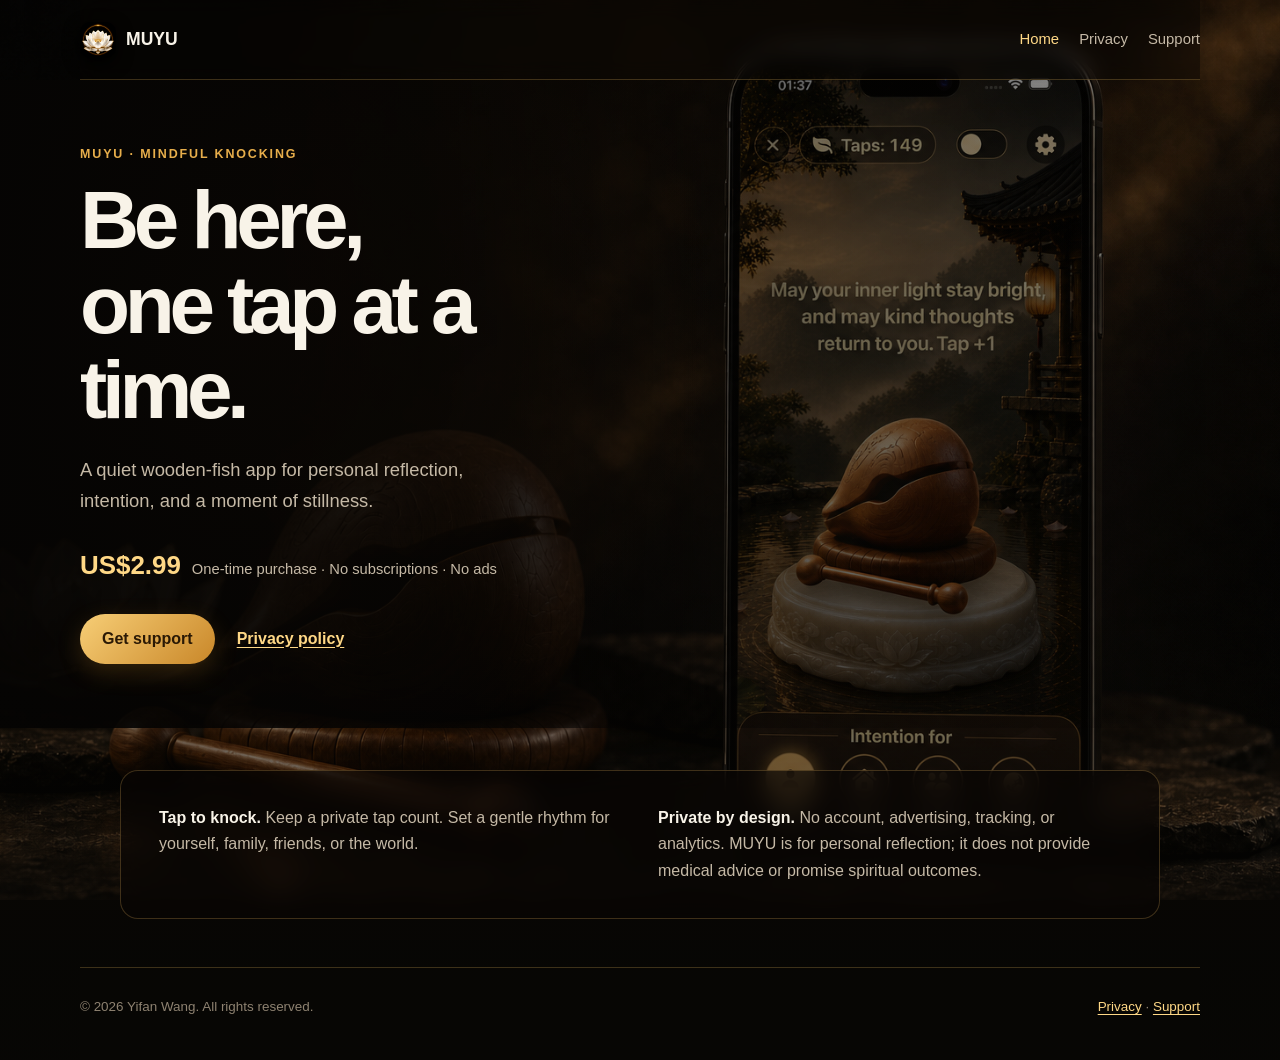
<file: index.html>
<!doctype html>
<html lang="en">
<head>
  <meta charset="utf-8">
  <meta name="viewport" content="width=device-width, initial-scale=1">
  <meta name="description" content="MUYU is a private, mindful tapping app for personal reflection.">
  <title>MUYU｜Be here, one tap at a time</title>
  <link rel="stylesheet" href="styles.css">
</head>
<body class="home">
  <header class="site-header">
    <a class="brand" href="index.html"><img src="assets/muyu-app-icon.png" alt="MUYU app icon">MUYU</a>
    <nav aria-label="Primary navigation"><a href="index.html" aria-current="page">Home</a><a href="privacy-en.html">Privacy</a><a href="support-en.html">Support</a></nav>
  </header>
  <main class="home-main">
    <section class="home-hero" aria-labelledby="hero-title">
      <img class="hero-art" src="assets/home-hero-en-v1.png" alt="MUYU version 1.0 displayed on an iPhone" width="1536" height="1024">
      <div class="home-copy">
        <p class="eyebrow">MUYU · Mindful Knocking</p>
        <h1 id="hero-title">Be here,<br>one tap at a time.</h1>
        <p>A quiet wooden-fish app for personal reflection, intention, and a moment of stillness.</p>
        <div class="price"><strong>US$2.99</strong><span>One-time purchase · No subscriptions · No ads</span></div>
        <div class="actions"><a class="button" href="support-en.html">Get support</a><a class="quiet-link" href="privacy-en.html">Privacy policy</a></div>
      </div>
    </section>
    <section class="home-promise" aria-label="Muyu features">
      <p><strong>Tap to knock.</strong> Keep a private tap count. Set a gentle rhythm for yourself, family, friends, or the world.</p>
      <p><strong>Private by design.</strong> No account, advertising, tracking, or analytics. MUYU is for personal reflection; it does not provide medical advice or promise spiritual outcomes.</p>
    </section>
  </main>
  <footer><span>© 2026 Yifan Wang. All rights reserved.</span><span><a href="privacy-en.html">Privacy</a> · <a href="support-en.html">Support</a></span></footer>
</body>
</html>
</file>
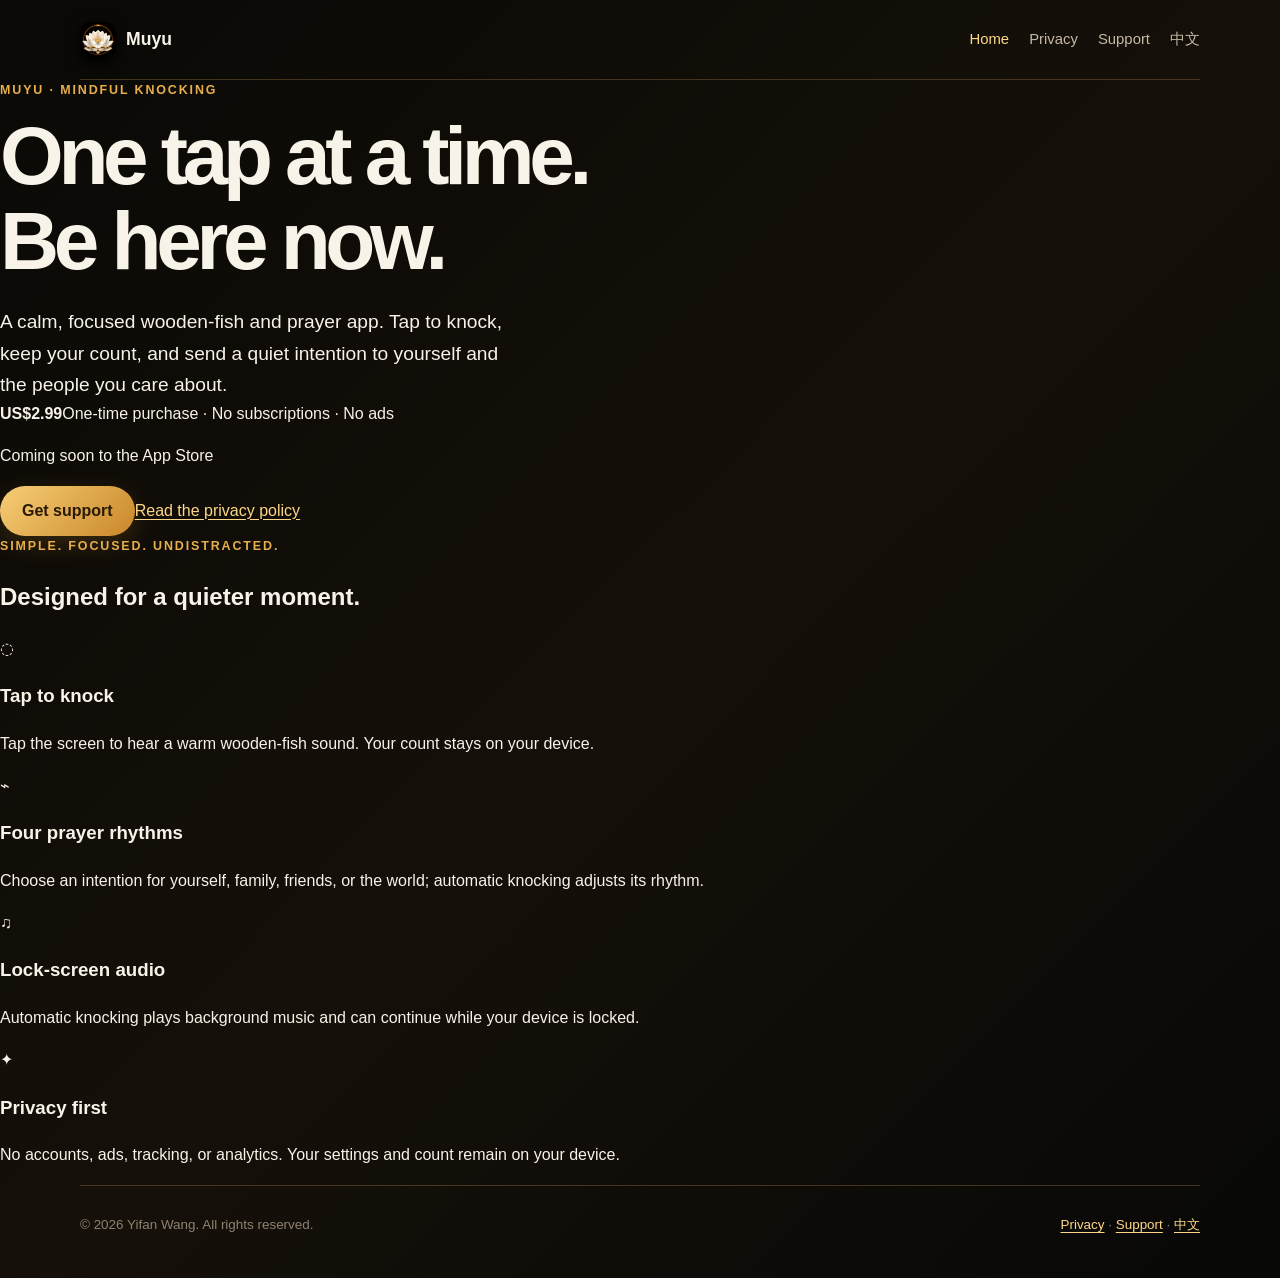
<file: en.html>
<!doctype html>
<html lang="en">
<head><meta charset="utf-8"><meta name="viewport" content="width=device-width, initial-scale=1"><meta name="description" content="Muyu is an ad-free, privacy-first mindful knocking and prayer app."><title>Muyu｜A quiet moment, one tap at a time</title><link rel="stylesheet" href="styles.css"></head>
<body>
  <header class="site-header"><a class="brand" href="en.html"><img src="assets/muyu-app-icon.png" alt="Muyu app icon">Muyu</a><nav><a href="en.html" aria-current="page">Home</a><a href="privacy-en.html">Privacy</a><a href="support-en.html">Support</a><a class="language" href="index.html">中文</a></nav></header>
  <main><section class="hero hero-screenshot"><div class="hero-content"><p class="eyebrow">Muyu · Mindful Knocking</p><h1>One tap at a time.<br>Be here now.</h1><p class="lead">A calm, focused wooden-fish and prayer app. Tap to knock, keep your count, and send a quiet intention to yourself and the people you care about.</p><div class="price-card"><strong>US$2.99</strong><span>One-time purchase · No subscriptions · No ads</span></div><p class="availability">Coming soon to the App Store</p><div class="hero-links"><a class="button" href="support-en.html">Get support</a><a class="text-button" href="privacy-en.html">Read the privacy policy</a></div></div></section><section class="features"><p class="eyebrow">Simple. Focused. Undistracted.</p><h2>Designed for a quieter moment.</h2><div class="feature-grid"><article><span>◌</span><h3>Tap to knock</h3><p>Tap the screen to hear a warm wooden-fish sound. Your count stays on your device.</p></article><article><span>⌁</span><h3>Four prayer rhythms</h3><p>Choose an intention for yourself, family, friends, or the world; automatic knocking adjusts its rhythm.</p></article><article><span>♫</span><h3>Lock-screen audio</h3><p>Automatic knocking plays background music and can continue while your device is locked.</p></article><article><span>✦</span><h3>Privacy first</h3><p>No accounts, ads, tracking, or analytics. Your settings and count remain on your device.</p></article></div></section></main>
  <footer><span>© 2026 Yifan Wang. All rights reserved.</span><span><a href="privacy-en.html">Privacy</a> · <a href="support-en.html">Support</a> · <a href="index.html">中文</a></span></footer>
</body></html>
</file>
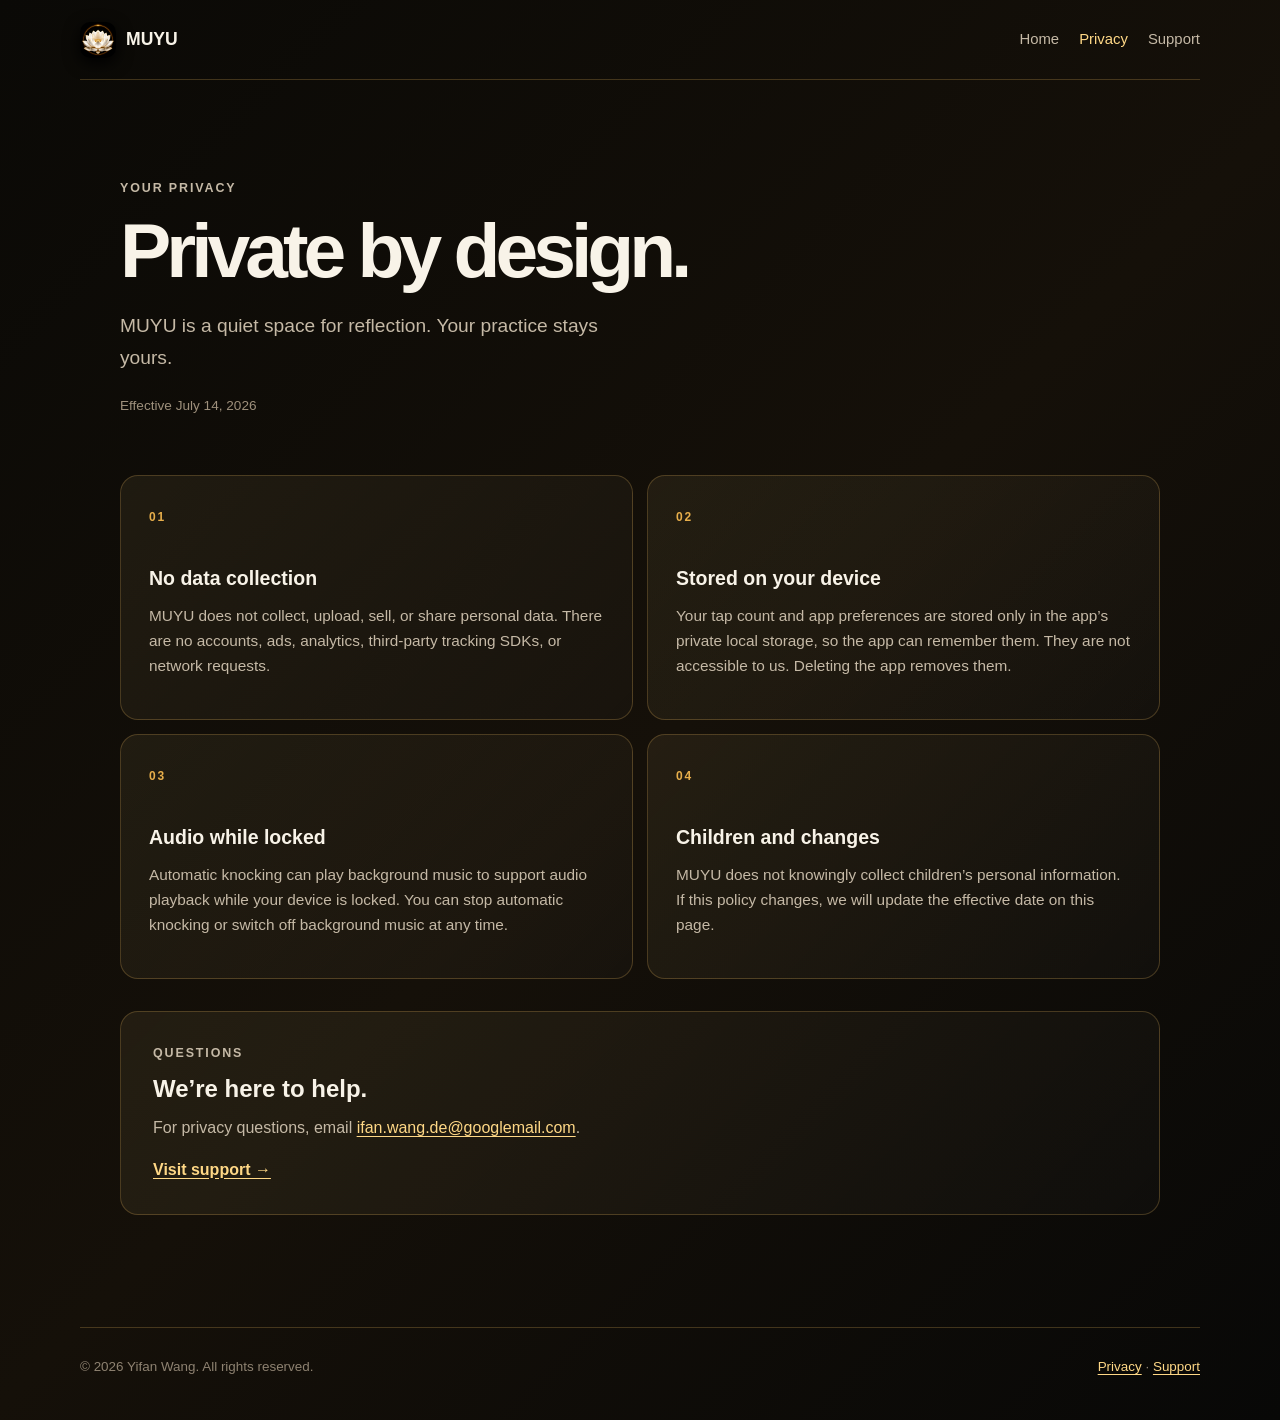
<file: privacy-en.html>
<!doctype html>
<html lang="en">
<head>
  <meta charset="utf-8"><meta name="viewport" content="width=device-width, initial-scale=1">
  <meta name="description" content="MUYU privacy policy."><title>Privacy Policy｜MUYU</title>
  <link rel="stylesheet" href="styles.css">
</head>
<body>
  <header class="site-header"><a class="brand" href="index.html"><img src="assets/muyu-app-icon.png" alt="MUYU app icon">MUYU</a><nav aria-label="Primary navigation"><a href="index.html">Home</a><a href="privacy-en.html" aria-current="page">Privacy</a><a href="support-en.html">Support</a></nav></header>
  <main class="document">
    <div class="document-intro"><p class="eyebrow">Your privacy</p><h1>Private by design.</h1><p class="lead">MUYU is a quiet space for reflection. Your practice stays yours.</p><p class="updated">Effective July 14, 2026</p></div>
    <section class="policy-grid" aria-label="Privacy policy details">
      <article class="policy-card"><span class="card-number">01</span><h2>No data collection</h2><p>MUYU does not collect, upload, sell, or share personal data. There are no accounts, ads, analytics, third-party tracking SDKs, or network requests.</p></article>
      <article class="policy-card"><span class="card-number">02</span><h2>Stored on your device</h2><p>Your tap count and app preferences are stored only in the app’s private local storage, so the app can remember them. They are not accessible to us. Deleting the app removes them.</p></article>
      <article class="policy-card"><span class="card-number">03</span><h2>Audio while locked</h2><p>Automatic knocking can play background music to support audio playback while your device is locked. You can stop automatic knocking or switch off background music at any time.</p></article>
      <article class="policy-card"><span class="card-number">04</span><h2>Children and changes</h2><p>MUYU does not knowingly collect children’s personal information. If this policy changes, we will update the effective date on this page.</p></article>
    </section>
    <aside class="contact-panel"><p class="eyebrow">Questions</p><h2>We’re here to help.</h2><p>For privacy questions, email <a href="mailto:ifan.wang.de@googlemail.com">ifan.wang.de@googlemail.com</a>.</p><a class="quiet-link" href="support-en.html">Visit support →</a></aside>
  </main>
  <footer><span>© 2026 Yifan Wang. All rights reserved.</span><span><a href="privacy-en.html">Privacy</a> · <a href="support-en.html">Support</a></span></footer>
</body>
</html>
</file>
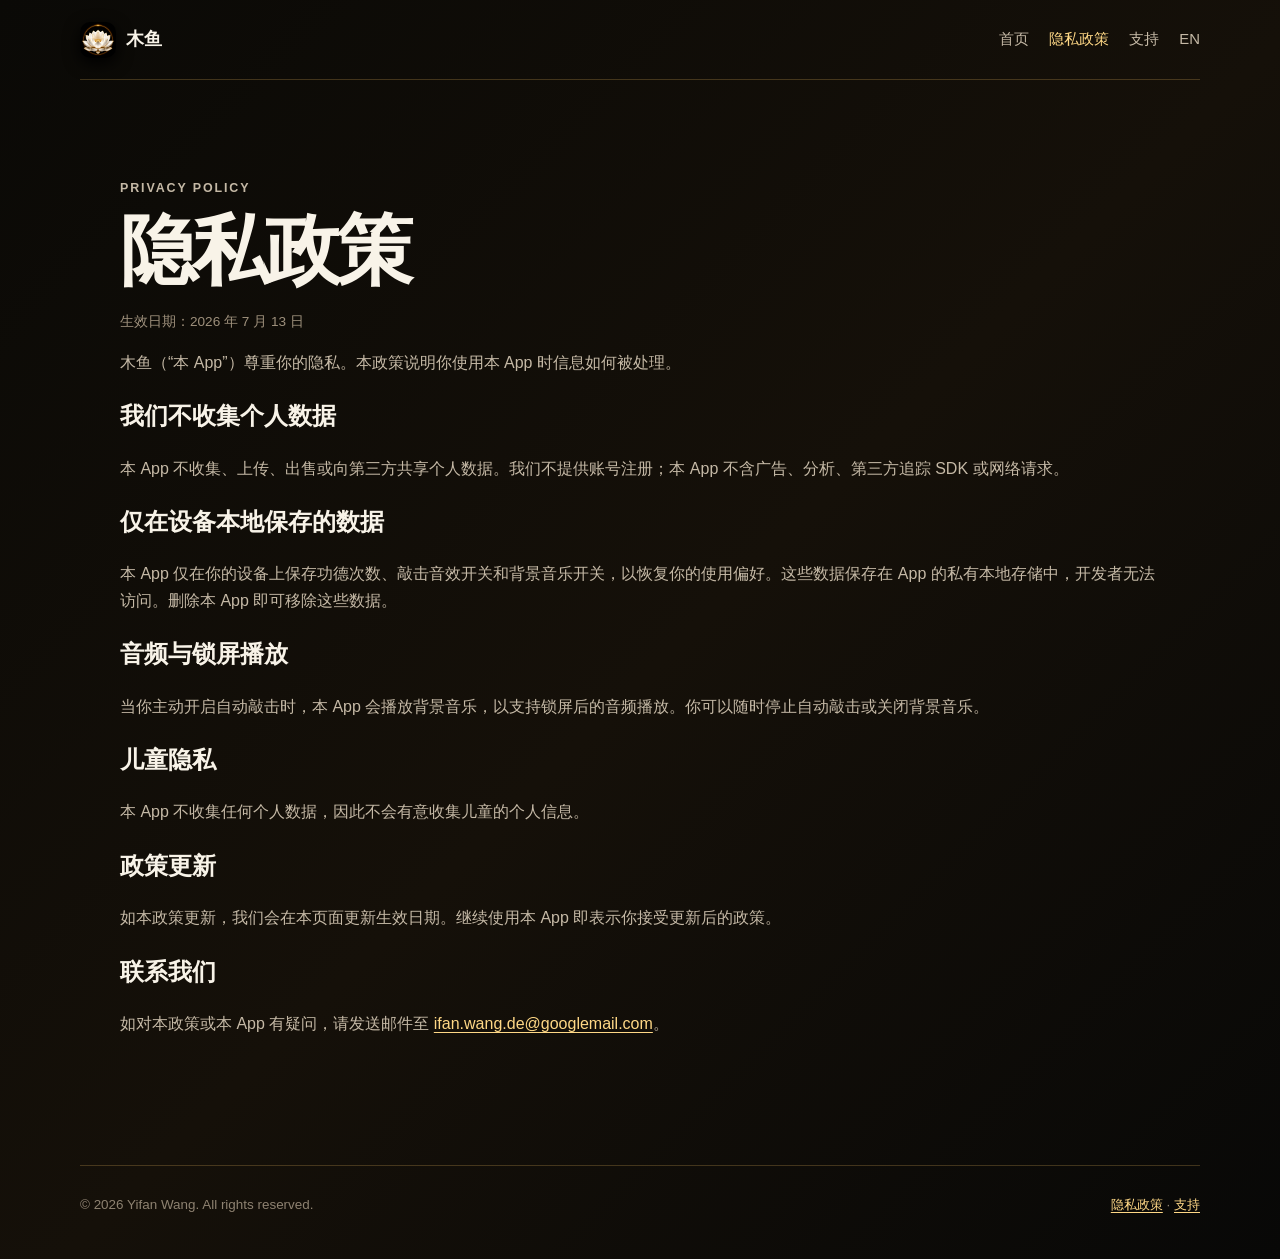
<file: privacy.html>
<!doctype html>
<html lang="zh-CN">
<head>
  <meta charset="utf-8">
  <meta name="viewport" content="width=device-width, initial-scale=1">
  <meta name="description" content="木鱼 App 隐私政策。">
  <title>隐私政策｜木鱼</title>
  <link rel="stylesheet" href="styles.css">
</head>
<body>
  <header class="site-header"><a class="brand" href="index.html"><img src="assets/muyu-app-icon.png" alt="木鱼 App 图标">木鱼</a><nav aria-label="主导航"><a href="index.html">首页</a><a href="privacy.html" aria-current="page">隐私政策</a><a href="support.html">支持</a><a class="language" href="privacy-en.html">EN</a></nav></header>
  <main class="document">
    <p class="eyebrow">Privacy Policy</p><h1>隐私政策</h1><p class="updated">生效日期：2026 年 7 月 13 日</p>
    <p>木鱼（“本 App”）尊重你的隐私。本政策说明你使用本 App 时信息如何被处理。</p>
    <h2>我们不收集个人数据</h2><p>本 App 不收集、上传、出售或向第三方共享个人数据。我们不提供账号注册；本 App 不含广告、分析、第三方追踪 SDK 或网络请求。</p>
    <h2>仅在设备本地保存的数据</h2><p>本 App 仅在你的设备上保存功德次数、敲击音效开关和背景音乐开关，以恢复你的使用偏好。这些数据保存在 App 的私有本地存储中，开发者无法访问。删除本 App 即可移除这些数据。</p>
    <h2>音频与锁屏播放</h2><p>当你主动开启自动敲击时，本 App 会播放背景音乐，以支持锁屏后的音频播放。你可以随时停止自动敲击或关闭背景音乐。</p>
    <h2>儿童隐私</h2><p>本 App 不收集任何个人数据，因此不会有意收集儿童的个人信息。</p>
    <h2>政策更新</h2><p>如本政策更新，我们会在本页面更新生效日期。继续使用本 App 即表示你接受更新后的政策。</p>
    <h2>联系我们</h2><p>如对本政策或本 App 有疑问，请发送邮件至 <a href="mailto:ifan.wang.de@googlemail.com">ifan.wang.de@googlemail.com</a>。</p>
  </main>
  <footer><span>© 2026 Yifan Wang. All rights reserved.</span><span><a href="privacy.html">隐私政策</a> · <a href="support.html">支持</a></span></footer>
</body>
</html>
</file>
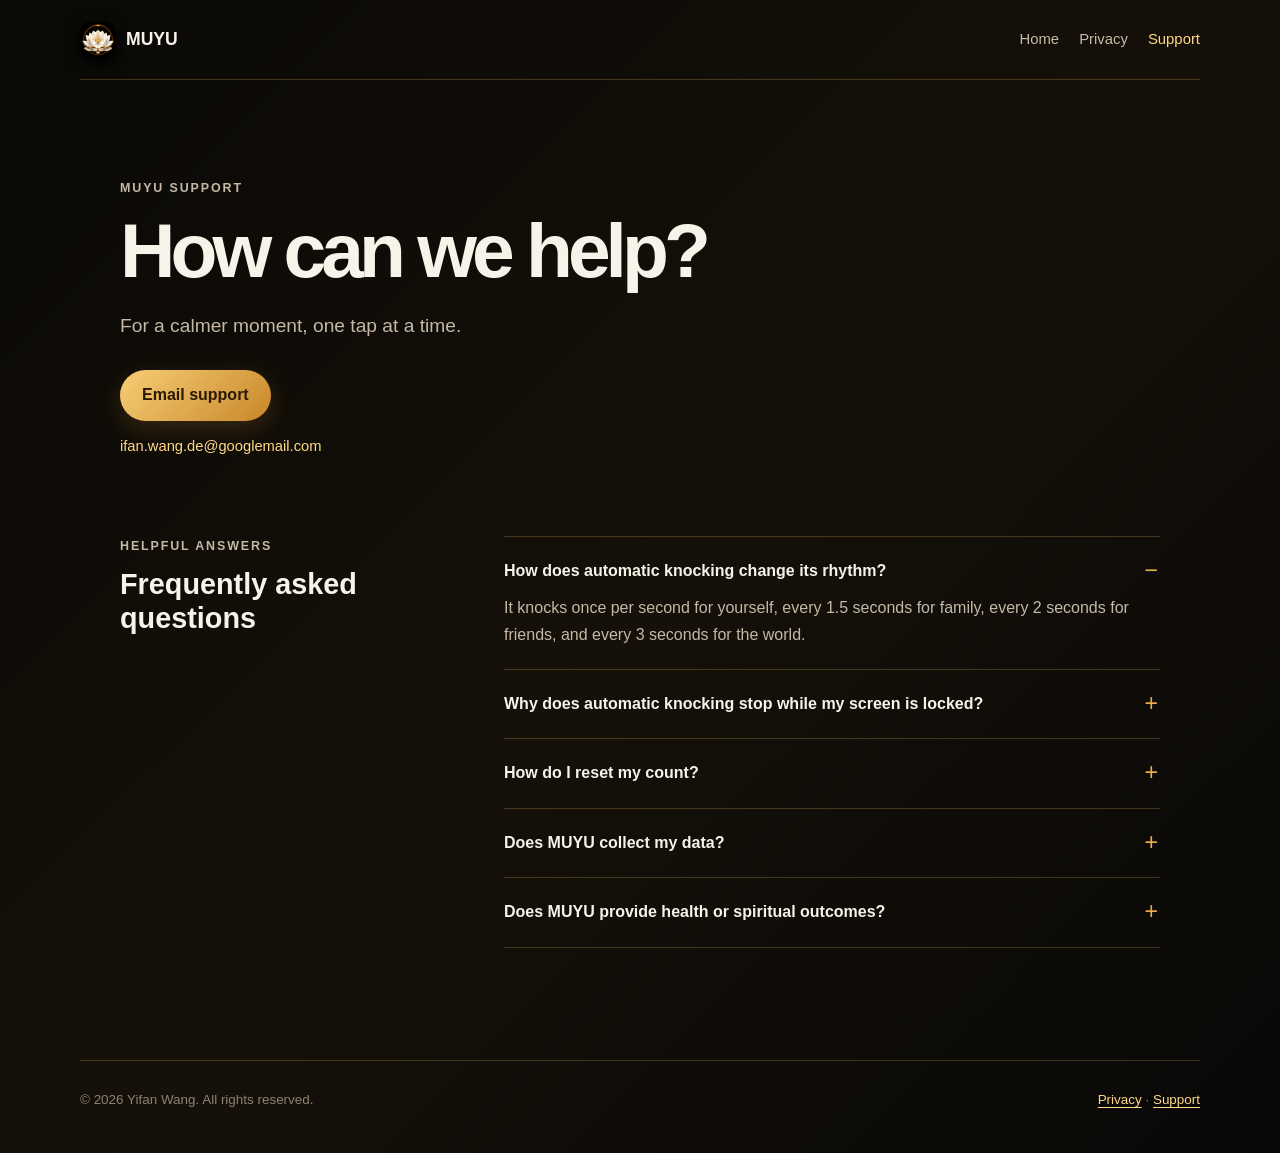
<file: support-en.html>
<!doctype html>
<html lang="en">
<head>
  <meta charset="utf-8"><meta name="viewport" content="width=device-width, initial-scale=1">
  <meta name="description" content="MUYU app support."><title>Support｜MUYU</title>
  <link rel="stylesheet" href="styles.css">
</head>
<body>
  <header class="site-header"><a class="brand" href="index.html"><img src="assets/muyu-app-icon.png" alt="MUYU app icon">MUYU</a><nav aria-label="Primary navigation"><a href="index.html">Home</a><a href="privacy-en.html">Privacy</a><a href="support-en.html" aria-current="page">Support</a></nav></header>
  <main class="document support">
    <div class="document-intro"><p class="eyebrow">MUYU support</p><h1>How can we help?</h1><p class="lead">For a calmer moment, one tap at a time.</p><a class="button" href="mailto:ifan.wang.de@googlemail.com?subject=MUYU%20App%20Support">Email support</a><p class="contact">ifan.wang.de@googlemail.com</p></div>
    <section class="faq-section" aria-labelledby="faq-title"><div class="section-label"><p class="eyebrow">Helpful answers</p><h2 id="faq-title">Frequently asked questions</h2></div><div class="faq-list">
      <details open><summary>How does automatic knocking change its rhythm?</summary><p>It knocks once per second for yourself, every 1.5 seconds for family, every 2 seconds for friends, and every 3 seconds for the world.</p></details>
      <details><summary>Why does automatic knocking stop while my screen is locked?</summary><p>Automatic knocking uses background music for lock-screen audio playback. Turning music off or an audio interruption will stop it.</p></details>
      <details><summary>How do I reset my count?</summary><p>Use “Reset count” in the app settings. Deleting the app also removes its locally stored preferences.</p></details>
      <details><summary>Does MUYU collect my data?</summary><p>No. MUYU has no accounts, advertising, tracking, or analytics. Read our <a href="privacy-en.html">privacy policy</a>.</p></details>
      <details><summary>Does MUYU provide health or spiritual outcomes?</summary><p>No. MUYU is a personal reflection tool. It does not provide medical advice, treatment, or guarantees of spiritual or other outcomes.</p></details>
    </div></section>
  </main>
  <footer><span>© 2026 Yifan Wang. All rights reserved.</span><span><a href="privacy-en.html">Privacy</a> · <a href="support-en.html">Support</a></span></footer>
</body>
</html>
</file>
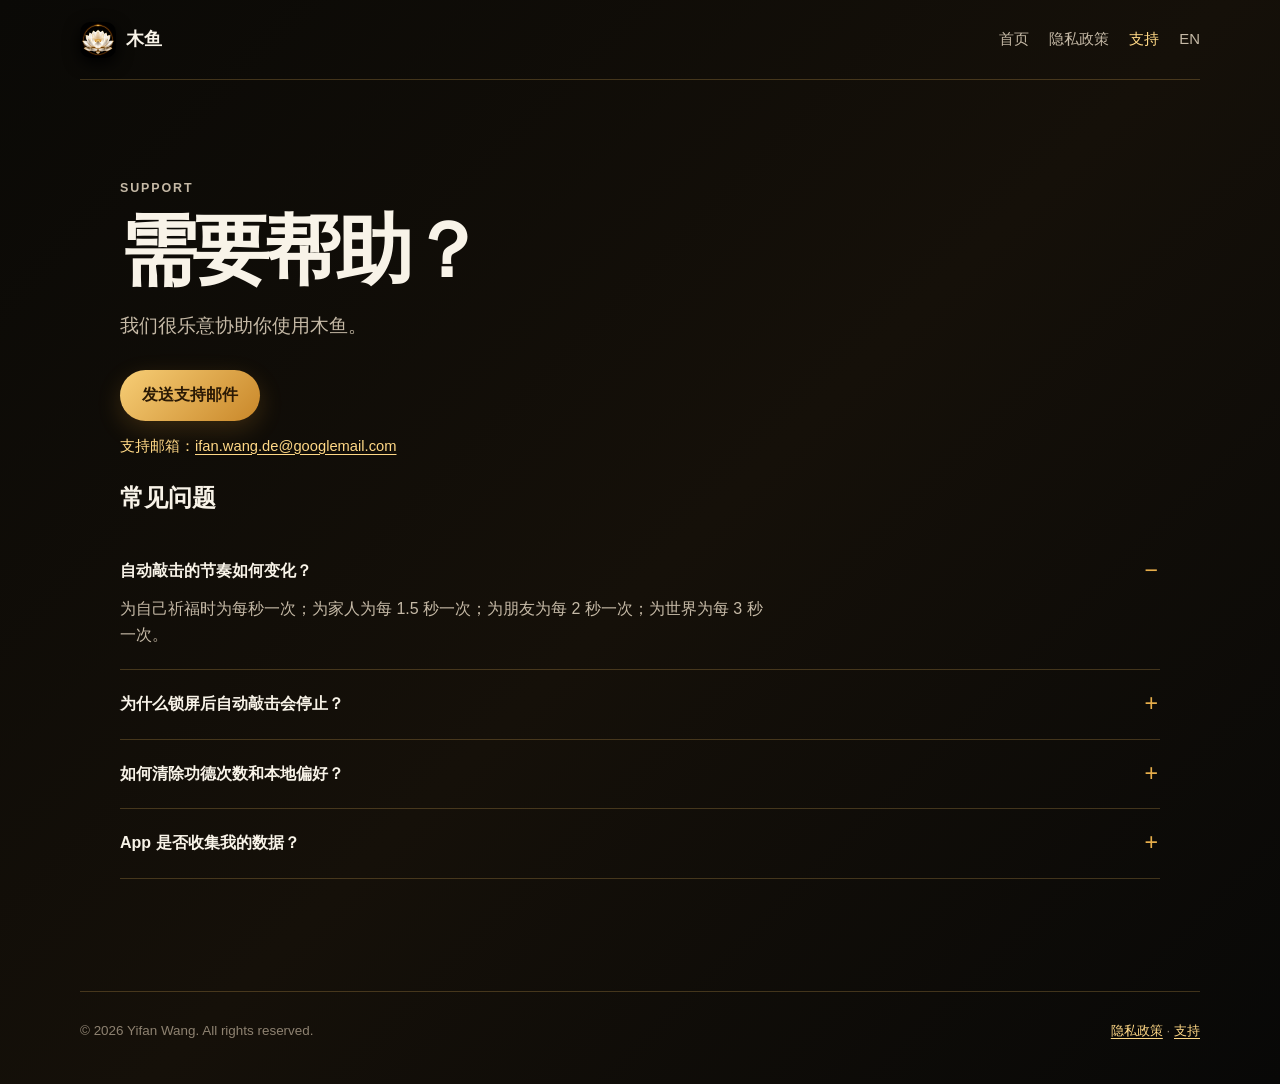
<file: support.html>
<!doctype html>
<html lang="zh-CN">
<head>
  <meta charset="utf-8">
  <meta name="viewport" content="width=device-width, initial-scale=1">
  <meta name="description" content="木鱼 App 支持中心。">
  <title>支持｜木鱼</title>
  <link rel="stylesheet" href="styles.css">
</head>
<body>
  <header class="site-header"><a class="brand" href="index.html"><img src="assets/muyu-app-icon.png" alt="木鱼 App 图标">木鱼</a><nav aria-label="主导航"><a href="index.html">首页</a><a href="privacy.html">隐私政策</a><a href="support.html" aria-current="page">支持</a><a class="language" href="support-en.html">EN</a></nav></header>
  <main class="document support">
    <p class="eyebrow">Support</p><h1>需要帮助？</h1><p class="lead">我们很乐意协助你使用木鱼。</p>
    <a class="button" href="mailto:ifan.wang.de@googlemail.com?subject=%E6%9C%A8%E9%B1%BC%20App%20%E6%94%AF%E6%8C%81">发送支持邮件</a>
    <p class="contact">支持邮箱：<a href="mailto:ifan.wang.de@googlemail.com">ifan.wang.de@googlemail.com</a></p>
    <h2>常见问题</h2>
    <details open><summary>自动敲击的节奏如何变化？</summary><p>为自己祈福时为每秒一次；为家人为每 1.5 秒一次；为朋友为每 2 秒一次；为世界为每 3 秒一次。</p></details>
    <details><summary>为什么锁屏后自动敲击会停止？</summary><p>锁屏后播放依赖背景音乐持续播放。请先开启自动敲击；它会自动打开背景音乐。若你关闭背景音乐、系统中断音频，或强制结束 App，自动敲击会停止。</p></details>
    <details><summary>如何清除功德次数和本地偏好？</summary><p>在 App 设置中选择“功德归零”可清除计数。删除 App 会同时移除其在本机保存的偏好数据。</p></details>
    <details><summary>App 是否收集我的数据？</summary><p>不会。木鱼没有账号、广告、追踪或分析服务。详见<a href="privacy.html">隐私政策</a>。</p></details>
  </main>
  <footer><span>© 2026 Yifan Wang. All rights reserved.</span><span><a href="privacy.html">隐私政策</a> · <a href="support.html">支持</a></span></footer>
</body>
</html>
</file>
<file: styles.css>
:root { --ink:#f8f3e8; --muted:#c5b9a6; --gold:#e7ae4b; --gold-bright:#ffd886; --black:#090806; --line:rgba(232,183,91,.24); }
* { box-sizing:border-box; }
html { background:var(--black); }
body { margin:0; min-height:100vh; background:linear-gradient(135deg,#0a0906,#151009 52%,#080807); color:var(--ink); font-family:-apple-system,BlinkMacSystemFont,"SF Pro Display","PingFang SC","Microsoft YaHei",sans-serif; line-height:1.65; }
body.home { background:linear-gradient(rgba(6,5,3,.38),rgba(6,5,3,.64)),url("assets/home-hero-en-v1.png?v=1") center center / cover fixed no-repeat; }
a { color:var(--gold-bright); text-underline-offset:3px; }
.site-header, footer { width:min(1120px,calc(100% - 40px)); margin:auto; display:flex; align-items:center; justify-content:space-between; }
.site-header { min-height:80px; border-bottom:1px solid var(--line); }
.home .site-header { background:rgba(8,6,4,.42); backdrop-filter:blur(10px); }
.brand { display:flex; align-items:center; gap:10px; color:var(--ink); font-weight:800; font-size:1.1rem; text-decoration:none; }
.brand img { width:36px; height:36px; border-radius:10px; box-shadow:0 5px 16px #000; }
.site-header nav { display:flex; gap:20px; }
.site-header nav a { color:var(--muted); font-size:.93rem; text-decoration:none; }
.site-header nav a:hover, .site-header nav a[aria-current=page] { color:var(--gold-bright); }
.home-main { width:min(1440px,100%); margin:auto; }
.home-hero { min-height:clamp(620px,72vh,760px); position:relative; display:flex; align-items:center; overflow:hidden; background:transparent; }
.hero-art { display:none; }
.home-hero::before { content:""; position:absolute; inset:0; background:radial-gradient(circle at 17% 36%,rgba(168,98,31,.23),transparent 31rem); pointer-events:none; z-index:1; }
.home-hero::after { content:""; position:absolute; inset:0; background:linear-gradient(90deg,rgba(5,4,3,.97) 0%,rgba(5,4,3,.84) 33%,rgba(5,4,3,.22) 65%,rgba(5,4,3,.09)); z-index:1; }
.home-copy { position:relative; z-index:2; width:min(1120px,calc(100% - 40px)); margin:auto; padding-right:54%; }
.eyebrow { margin:0 0 12px; color:var(--gold); font-size:.78rem; font-weight:800; letter-spacing:.15em; text-transform:uppercase; }
h1 { margin:0 0 23px; max-width:600px; font-size:clamp(3rem,6.4vw,5.5rem); line-height:1.04; letter-spacing:-.065em; }
.home-copy > p:not(.eyebrow) { max-width:465px; margin:0; color:var(--muted); font-size:1.15rem; }
.price { display:flex; align-items:baseline; flex-wrap:wrap; gap:11px; margin:28px 0 10px; }
.price strong { color:var(--gold-bright); font-size:1.62rem; }
.price span { color:var(--muted); font-size:.92rem; }
.actions { display:flex; align-items:center; gap:22px; margin-top:27px; }
.button { display:inline-block; background:linear-gradient(135deg,#f7ce76,#c98729); color:#2a1905; border-radius:999px; padding:12px 22px; font-weight:800; text-decoration:none; box-shadow:0 8px 25px rgba(218,150,45,.2); }
.quiet-link { font-weight:700; }
.home-promise { display:grid; grid-template-columns:1fr 1fr; gap:36px; width:min(920px,calc(100% - 40px)); margin:0 auto; padding:56px 0 74px; }
.home-main .home-promise { width:min(1040px,calc(100% - 40px)); margin-top:42px; margin-bottom:48px; padding:34px 38px; border:1px solid var(--line); border-radius:18px; background:rgba(8,6,4,.66); backdrop-filter:blur(12px); }
.home-promise p { margin:0; color:var(--muted); }
.home-promise strong { color:var(--ink); }
footer { padding:28px 0 42px; border-top:1px solid var(--line); color:#8e8271; font-size:.84rem; }
.home footer { background:rgba(8,6,4,.55); }
.document { width:min(1040px,calc(100% - 40px)); margin:0 auto; padding:98px 0 112px; }
.document-intro { max-width:650px; margin-bottom:58px; }
.document h1 { margin:0 0 20px; font-size:clamp(2.9rem,6vw,5rem); }
.document h2 { color:var(--ink); }
.document p { color:var(--muted); }
.lead { max-width:530px; margin:0; font-size:1.2rem; }
.updated { margin:21px 0 0; color:#9e907c !important; font-size:.85rem; }
.policy-grid { display:grid; grid-template-columns:1fr 1fr; gap:14px; }
.policy-card,.contact-panel { border:1px solid var(--line); border-radius:18px; background:linear-gradient(135deg,rgba(255,221,143,.07),rgba(255,255,255,.018)); }
.policy-card { min-height:245px; padding:27px 28px; }
.card-number { color:var(--gold); font-size:.75rem; font-weight:800; letter-spacing:.16em; }
.policy-card h2 { margin:32px 0 9px; font-size:1.22rem; }
.policy-card p { margin:0; font-size:.96rem; }
.contact-panel { margin-top:32px; padding:31px 32px; }
.contact-panel .eyebrow { margin-bottom:5px; }
.contact-panel h2 { margin:0 0 7px; font-size:1.5rem; }
.contact-panel p:not(.eyebrow) { margin:0 0 15px; }
.support .button { margin-top:28px; }
.contact { margin:13px 0 0; color:var(--gold-bright) !important; font-size:.92rem; }
.faq-section { display:grid; grid-template-columns:30% 1fr; gap:72px; align-items:start; padding-top:20px; }
.section-label h2 { margin:0; font-size:1.8rem; line-height:1.15; }
.faq-list { border-top:1px solid var(--line); }
.support details { padding:21px 0; border-bottom:1px solid var(--line); }
summary { cursor:pointer; color:var(--ink); font-weight:750; list-style:none; padding-right:32px; position:relative; }
summary::-webkit-details-marker { display:none; }
summary::after { content:"+"; color:var(--gold); font-size:1.45rem; font-weight:400; position:absolute; right:2px; top:-7px; }
details[open] summary::after { content:"−"; }
.support details p { margin:11px 0 0; max-width:650px; }
@media (max-width:740px) { body.home { background-position:62% center; background-attachment:scroll; } .site-header { min-height:70px; } .site-header nav { gap:12px; } .home-hero { min-height:760px; align-items:flex-start; } .home-hero::after { background:linear-gradient(180deg,rgba(5,4,3,.94) 0%,rgba(5,4,3,.7) 43%,rgba(5,4,3,.04) 72%); } .home-copy { width:min(100% - 28px,1120px); padding:56px 0 0; } .home-promise { grid-template-columns:1fr; gap:20px; padding:44px 0 62px; } .home-main .home-promise { width:calc(100% - 28px); margin-top:24px; margin-bottom:30px; padding:27px 24px; } .site-header,footer { width:min(100% - 28px,1120px); } footer { align-items:flex-start; flex-direction:column; gap:12px; } .document { padding:64px 0 80px; } .policy-grid { grid-template-columns:1fr; } .policy-card { min-height:auto; } .faq-section { grid-template-columns:1fr; gap:28px; } }
@media (max-width:520px) { .site-header { width:calc(100% - 24px); } .brand { gap:7px; font-size:.96rem; } .brand img { width:31px; height:31px; } .site-header nav { gap:10px; } .site-header nav a { font-size:.8rem; } .home-copy > p:not(.eyebrow) { font-size:1.05rem; } .actions { gap:16px; flex-wrap:wrap; } .price { margin-top:22px; } }
@media (max-width:430px) { .site-header nav { gap:9px; } .site-header nav a { font-size:.82rem; } h1 { font-size:3.15rem; } .home-hero { min-height:700px; } }
</file>
